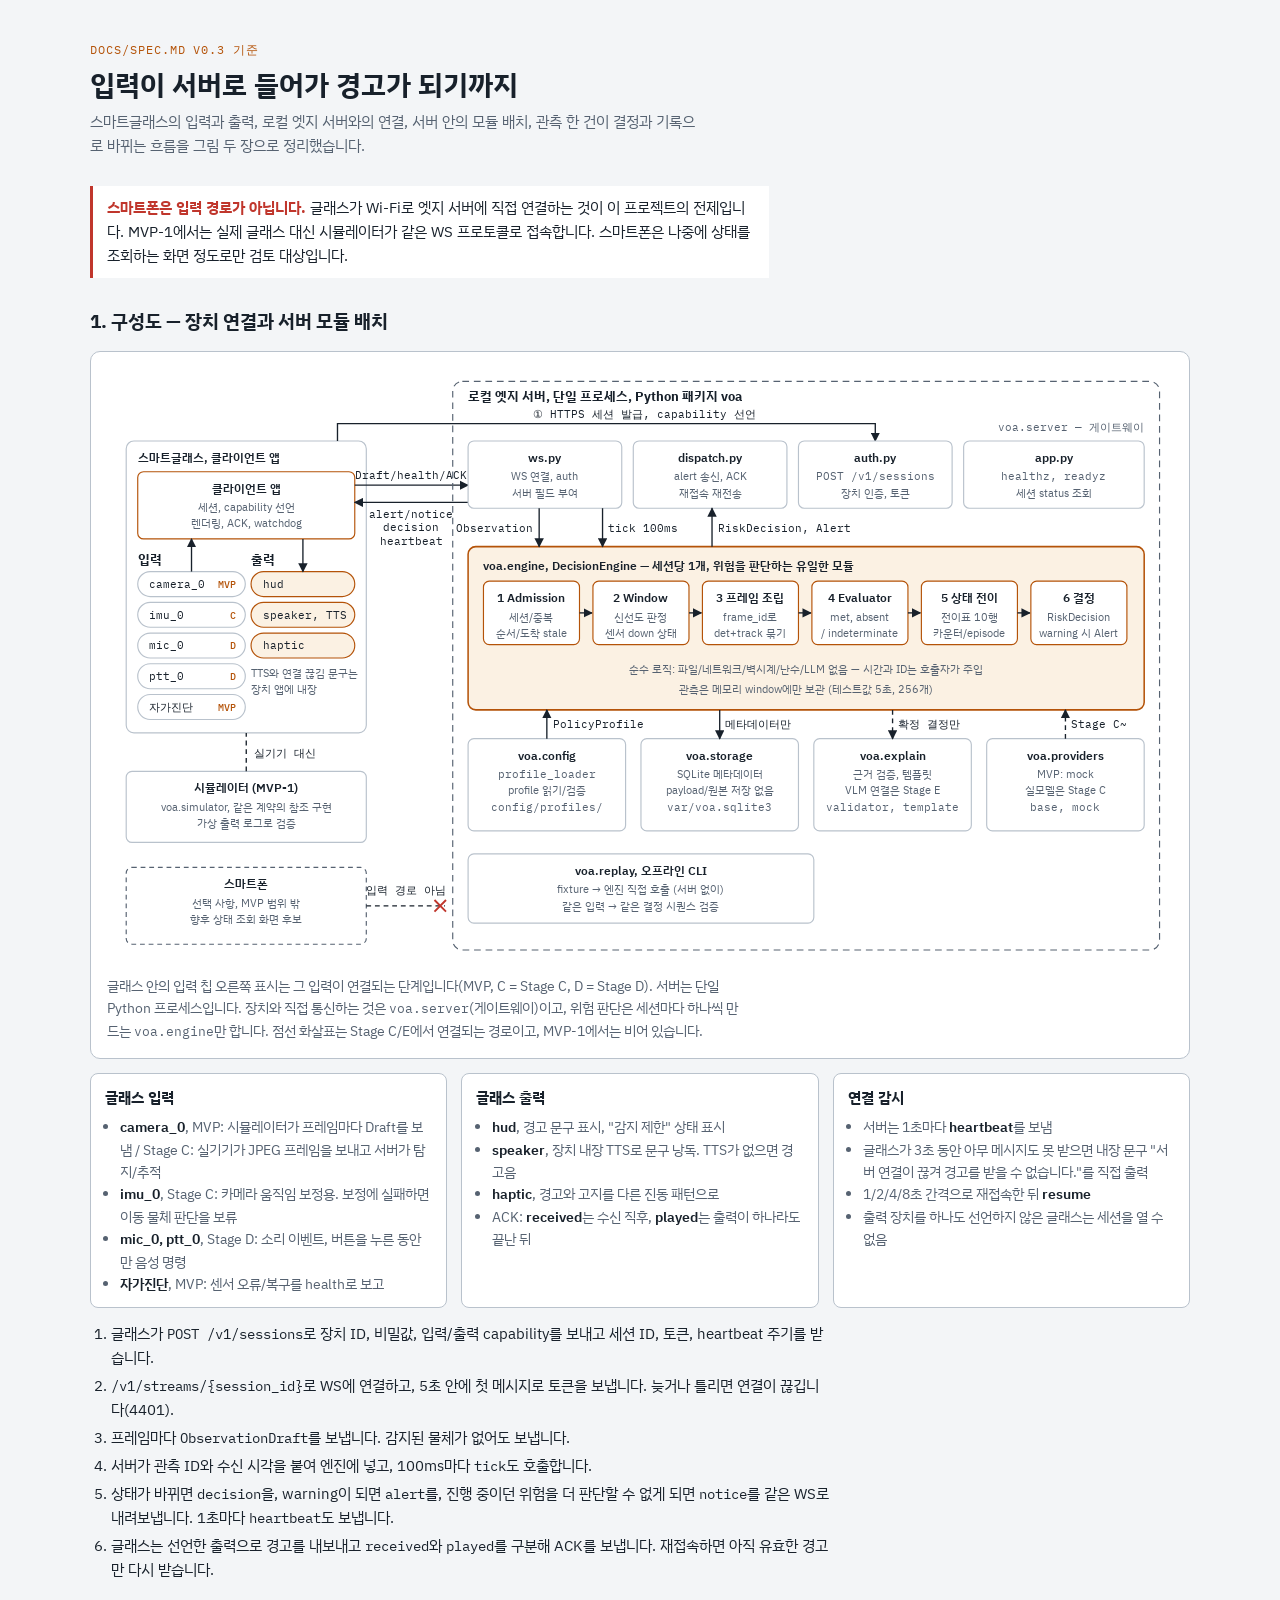
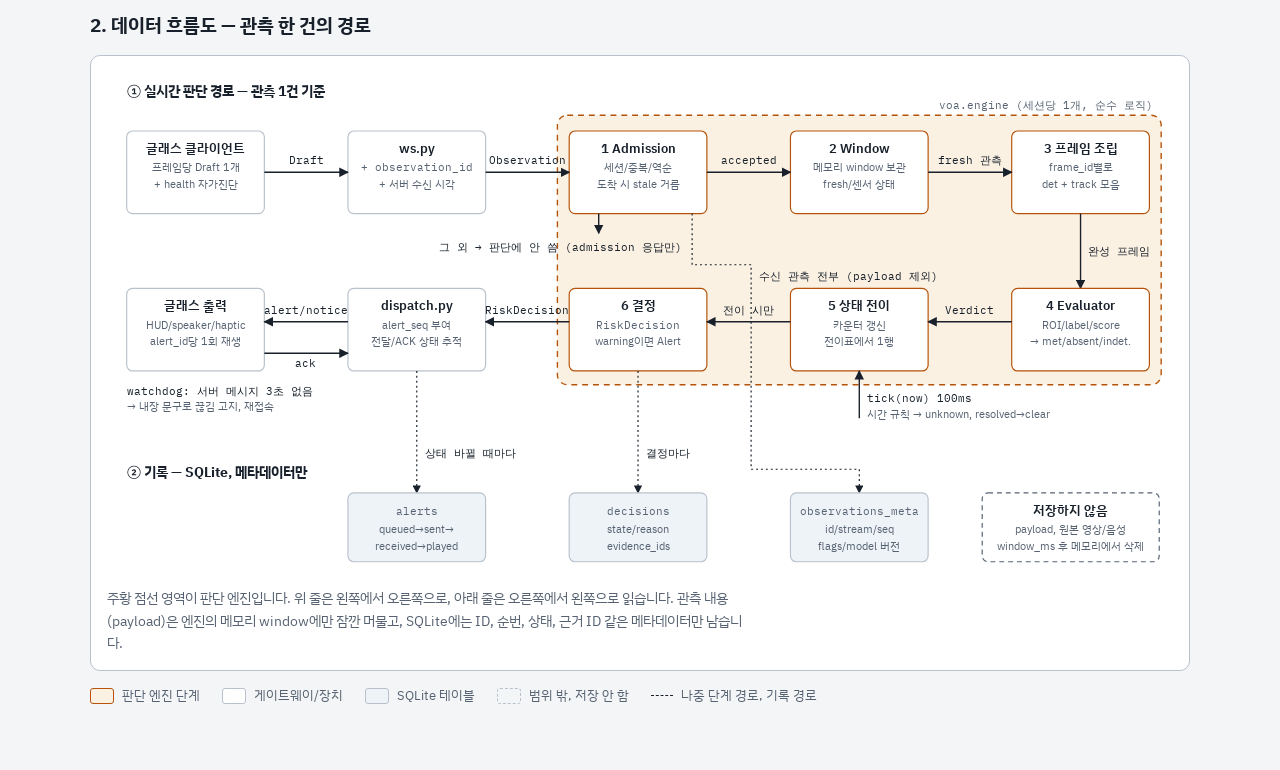
<file: docs/diagrams/architecture.html>
<!doctype html><html><head><meta charset=utf8><meta name=viewport content="width=device-width,initial-scale=1,viewport-fit=cover"><style>:root{color-scheme:light;box-sizing:border-box;padding-top:env(safe-area-inset-top,0px);padding-bottom:env(safe-area-inset-bottom,0px)}html{scroll-padding-top:env(safe-area-inset-top,0px)}body{margin:0;padding:0;font:14px -apple-system,BlinkMacSystemFont,sans-serif;background:#fff;color:#000}img{max-width:100%}[hidden]:not([hidden=until-found i]){display:none!important}</style></head><body>
<title>v-open-agent 구성도</title>
<meta name="claude:viewport-fit-sides" content="cover">
<link rel="preconnect" href="https://fonts.googleapis.com">
<link rel="preconnect" href="https://fonts.gstatic.com" crossorigin>
<link rel="stylesheet" href="https://fonts.googleapis.com/css2?family=IBM+Plex+Mono:wght@400;500&family=IBM+Plex+Sans+KR:wght@400;600;700&display=swap">
<style>
/* layout: 한 줄 기둥 — 짧은 결론 → 그림 1(구성도) → 경로 단계 → 그림 2(데이터 흐름) → 범례 */
:root{
  --bg:#f3f5f7; --surface:#ffffff; --ink:#18212b; --muted:#566271; --line:#b9c2cc;
  --accent:#b45309; --accent-soft:#fbf1e3; --warn:#c0362c; --db:#eef3f8;
  --sans:"IBM Plex Sans KR","Apple SD Gothic Neo","Malgun Gothic",system-ui,sans-serif;
  --mono:"IBM Plex Mono",ui-monospace,"SFMono-Regular",Menlo,monospace;
}
@media (prefers-color-scheme:dark){
  :root:not([data-theme="light"]){color-scheme:dark;
    --bg:#10151b; --surface:#19212a; --ink:#e4e9ee; --muted:#9aa6b3; --line:#3b4651;
    --accent:#f0a33a; --accent-soft:#2a2013; --warn:#ff7a6e; --db:#16212c;}
}
:root[data-theme="dark"]{color-scheme:dark;
  --bg:#10151b; --surface:#19212a; --ink:#e4e9ee; --muted:#9aa6b3; --line:#3b4651;
  --accent:#f0a33a; --accent-soft:#2a2013; --warn:#ff7a6e; --db:#16212c;}

body{background:var(--bg);color:var(--ink);font-family:var(--sans);font-size:15px;line-height:1.6;
  padding-left:max(16px,env(safe-area-inset-left,0px));padding-right:max(16px,env(safe-area-inset-right,0px))}
main{max-width:1100px;margin:0 auto;padding-block:40px 64px;display:flex;flex-direction:column;gap:28px}
header{display:flex;flex-direction:column;gap:8px;max-width:68ch}
.eyebrow{font-family:var(--mono);font-size:12px;letter-spacing:.08em;text-transform:uppercase;color:var(--accent)}
h1{font-size:28px;line-height:1.25;margin:0;text-wrap:balance;font-weight:700}
h2{font-size:19px;margin:0;text-wrap:balance}
p{margin:0}
.lead{color:var(--muted)}
.note{border-left:3px solid var(--warn);padding:10px 14px;background:var(--surface);max-width:72ch}
.note b{color:var(--warn)}
section{display:flex;flex-direction:column;gap:14px}
figure{margin:0;background:var(--surface);border:1px solid var(--line);border-radius:10px;padding:16px;display:flex;flex-direction:column;gap:12px}
.scroll{overflow-x:auto}
svg{display:block;width:100%;min-width:900px;height:auto;color:var(--ink)}
figcaption{color:var(--muted);font-size:14px;max-width:80ch}
code{font-family:var(--mono);font-size:.9em}
ol.steps{margin:0;padding-left:1.4em;display:flex;flex-direction:column;gap:4px;max-width:80ch}
.legend{display:flex;flex-wrap:wrap;gap:10px 22px;font-size:13px;color:var(--muted)}
.legend span{display:inline-flex;align-items:center;gap:8px}
.sw{width:22px;height:14px;border-radius:3px;border:1.5px solid var(--line);background:var(--surface)}
.sw.core{background:var(--accent-soft);border-color:var(--accent)}
.sw.db{background:var(--db)}
.sw.ghost{border-style:dashed;background:transparent}
.sw.dash{border:none;height:0;border-top:1.5px dashed var(--ink);border-radius:0}

/* SVG 내부 스타일 (페이지 토큰 사용) */
svg .box{fill:var(--surface);stroke:var(--line);stroke-width:1.2}
svg .stage{fill:var(--surface);stroke:var(--accent);stroke-width:1.2}
svg .core{fill:var(--accent-soft);stroke:var(--accent);stroke-width:1.6}
svg .corezone{fill:var(--accent-soft);stroke:var(--accent);stroke-width:1.4;stroke-dasharray:6 5}
svg .zone{fill:none;stroke:var(--muted);stroke-width:1.2;stroke-dasharray:7 5}
svg .db{fill:var(--db);stroke:var(--line);stroke-width:1.2}
svg .ghost{fill:none;stroke:var(--muted);stroke-width:1.2}
svg text{font-family:var(--sans)}
svg .h{fill:var(--ink);font-size:14px;font-weight:700}
svg .t{fill:var(--ink);font-size:13px;font-weight:600}
svg .t2{fill:var(--ink);font-size:13px;font-weight:600}
svg .s{fill:var(--muted);font-size:11px}
svg .m{fill:var(--muted);font-size:11px;font-family:var(--mono)}
svg .lbl{fill:var(--ink);font-size:11px;font-family:var(--mono)}
svg .chip{fill:var(--surface);stroke:var(--line);stroke-width:1.2}
svg .chip.out{fill:var(--accent-soft);stroke:var(--accent)}
svg .tag{fill:var(--accent);font-size:10px;font-family:var(--mono);font-weight:500}
.io{display:grid;grid-template-columns:repeat(auto-fit,minmax(260px,1fr));gap:14px}
.io div{background:var(--surface);border:1px solid var(--line);border-radius:8px;padding:12px 14px;display:flex;flex-direction:column;gap:6px}
.io h3{margin:0;font-size:15px}
.io ul{margin:0;padding-left:1.1em;font-size:14px;color:var(--muted)}
.io li b{color:var(--ink);font-weight:600}
</style>

<main>
  <header>
    <span class="eyebrow">docs/SPEC.md v0.3 기준</span>
    <h1>입력이 서버로 들어가 경고가 되기까지</h1>
    <p class="lead">스마트글래스의 입력과 출력, 로컬 엣지 서버와의 연결, 서버 안의 모듈 배치, 관측 한 건이 결정과 기록으로 바뀌는 흐름을 그림 두 장으로 정리했습니다.</p>
  </header>

  <p class="note"><b>스마트폰은 입력 경로가 아닙니다.</b> 글래스가 Wi-Fi로 엣지 서버에 직접 연결하는 것이 이 프로젝트의 전제입니다. MVP-1에서는 실제 글래스 대신 시뮬레이터가 같은 WS 프로토콜로 접속합니다. 스마트폰은 나중에 상태를 조회하는 화면 정도로만 검토 대상입니다.</p>

  <section>
    <h2>1. 구성도 — 장치 연결과 서버 모듈 배치</h2>
    <figure>
      <div class="scroll"><svg viewBox="0 0 1110 620" role="img" aria-label="스마트글래스 클라이언트 앱은 camera/IMU/mic/PTT/자가진단 입력을 Draft로 보내고, 경고를 HUD/speaker/haptic으로 출력한다. 글래스와 시뮬레이터는 Wi-Fi WS로 엣지 서버의 ws.py에 직접 접속하고, 스마트폰은 입력 경로가 아니다. 서버 안에서 ws.py가 관측을 DecisionEngine으로 넘기고, 엔진의 결정은 dispatch.py를 거쳐 장치로 돌아간다."><defs><marker id="a1" viewBox="0 0 10 10" refX="9" refY="5" markerWidth="7" markerHeight="7" orient="auto-start-reverse"><path d="M0,0 L10,5 L0,10 z" fill="currentColor"/></marker></defs><rect x="20" y="76" width="250" height="304" rx="8" class="box"/><text x="32" y="98" text-anchor="start" class="t">스마트글래스, 클라이언트 앱</text><rect x="32" y="108" width="226" height="70" rx="6" class="stage"/><text x="145.0" y="130" text-anchor="middle" class="t">클라이언트 앱</text><text x="145.0" y="149" text-anchor="middle" class="s">세션, capability 선언</text><text x="145.0" y="166" text-anchor="middle" class="s">렌더링, ACK, watchdog</text><text x="32" y="204" text-anchor="start" class="h">입력</text><rect x="32" y="212" width="112" height="26" rx="13" class="chip"/><text x="44" y="229" class="lbl">camera_0</text><text x="134" y="229" text-anchor="end" class="tag">MVP</text><rect x="32" y="244" width="112" height="26" rx="13" class="chip"/><text x="44" y="261" class="lbl">imu_0</text><text x="134" y="261" text-anchor="end" class="tag">C</text><rect x="32" y="276" width="112" height="26" rx="13" class="chip"/><text x="44" y="293" class="lbl">mic_0</text><text x="134" y="293" text-anchor="end" class="tag">D</text><rect x="32" y="308" width="112" height="26" rx="13" class="chip"/><text x="44" y="325" class="lbl">ptt_0</text><text x="134" y="325" text-anchor="end" class="tag">D</text><rect x="32" y="340" width="112" height="26" rx="13" class="chip"/><text x="44" y="357" class="lbl">자가진단</text><text x="134" y="357" text-anchor="end" class="tag">MVP</text><text x="150" y="204" text-anchor="start" class="h">출력</text><rect x="150" y="212" width="108" height="26" rx="13" class="chip out"/><text x="162" y="229" class="lbl">hud</text><rect x="150" y="244" width="108" height="26" rx="13" class="chip out"/><text x="162" y="261" class="lbl">speaker, TTS</text><rect x="150" y="276" width="108" height="26" rx="13" class="chip out"/><text x="162" y="293" class="lbl">haptic</text><text x="150" y="322" text-anchor="start" class="s">TTS와 연결 끊김 문구는</text><text x="150" y="338" text-anchor="start" class="s">장치 앱에 내장</text><polyline points="88,212 88,178" fill="none" stroke="currentColor" stroke-width="1.4" marker-end="url(#a1)"/><polyline points="204,178 204,212" fill="none" stroke="currentColor" stroke-width="1.4" marker-end="url(#a1)"/><rect x="20" y="420" width="250" height="74" rx="6" class="box"/><text x="145.0" y="442" text-anchor="middle" class="t">시뮬레이터 (MVP-1)</text><text x="145.0" y="461" text-anchor="middle" class="s">voa.simulator, 같은 계약의 참조 구현</text><text x="145.0" y="478" text-anchor="middle" class="s">가상 출력 로그로 검증</text><line x1="145" y1="420" x2="145" y2="380" stroke="currentColor" stroke-width="1.4" stroke-dasharray="5 4"/><text x="153" y="405" text-anchor="start" class="lbl">실기기 대신</text><rect x="20" y="520" width="250" height="80" rx="6" class="ghost" stroke-dasharray="5 4"/><text x="145.0" y="542" text-anchor="middle" class="t">스마트폰</text><text x="145.0" y="561" text-anchor="middle" class="s">선택 사항, MVP 범위 밖</text><text x="145.0" y="578" text-anchor="middle" class="s">향후 상태 조회 화면 후보</text><line x1="270" y1="560" x2="352" y2="560" stroke="currentColor" stroke-width="1.4" stroke-dasharray="5 4"/><path d="M341,554 L353,566 M353,554 L341,566" stroke="var(--warn)" stroke-width="2"/><text x="311" y="548" text-anchor="middle" class="lbl">입력 경로 아님</text><polyline points="240,76 240,58 800,58 800,76" fill="none" stroke="currentColor" stroke-width="1.4" marker-end="url(#a1)"/><text x="560" y="52" text-anchor="middle" class="lbl">① HTTPS 세션 발급, capability 선언</text><polyline points="258,122 376,122" fill="none" stroke="currentColor" stroke-width="1.4" marker-end="url(#a1)"/><text x="317" y="116" text-anchor="middle" class="lbl">Draft/health/ACK</text><polyline points="376,140 258,140" fill="none" stroke="currentColor" stroke-width="1.4" marker-end="url(#a1)"/><text x="317" y="156" text-anchor="middle" class="lbl">alert/notice</text><text x="317" y="170" text-anchor="middle" class="lbl">decision</text><text x="317" y="184" text-anchor="middle" class="lbl">heartbeat</text><g transform="translate(70,0)"><rect x="290" y="14" width="736" height="592" rx="10" class="zone"/><text x="306" y="34" text-anchor="start" class="h">로컬 엣지 서버, 단일 프로세스, Python 패키지 voa</text><text x="1010" y="66" text-anchor="end" class="m">voa.server — 게이트웨이</text><rect x="306" y="76" width="160" height="70" rx="6" class="box"/><text x="386.0" y="98" text-anchor="middle" class="t">ws.py</text><text x="386.0" y="117" text-anchor="middle" class="s">WS 연결, auth</text><text x="386.0" y="134" text-anchor="middle" class="s">서버 필드 부여</text><rect x="478" y="76" width="160" height="70" rx="6" class="box"/><text x="558.0" y="98" text-anchor="middle" class="t">dispatch.py</text><text x="558.0" y="117" text-anchor="middle" class="s">alert 송신, ACK</text><text x="558.0" y="134" text-anchor="middle" class="s">재접속 재전송</text><rect x="650" y="76" width="160" height="70" rx="6" class="box"/><text x="730.0" y="98" text-anchor="middle" class="t">auth.py</text><text x="730.0" y="117" text-anchor="middle" class="m">POST /v1/sessions</text><text x="730.0" y="134" text-anchor="middle" class="s">장치 인증, 토큰</text><rect x="822" y="76" width="188" height="70" rx="6" class="box"/><text x="916.0" y="98" text-anchor="middle" class="t">app.py</text><text x="916.0" y="117" text-anchor="middle" class="m">healthz, readyz</text><text x="916.0" y="134" text-anchor="middle" class="s">세션 status 조회</text><rect x="306" y="186" width="704" height="170" rx="8" class="core"/><text x="322" y="210" text-anchor="start" class="t">voa.engine, DecisionEngine — 세션당 1개, 위험을 판단하는 유일한 모듈</text><rect x="322" y="222" width="100" height="66" rx="6" class="stage"/><text x="372.0" y="244" text-anchor="middle" class="t2">1 Admission</text><text x="372.0" y="263" text-anchor="middle" class="s">세션/중복</text><text x="372.0" y="280" text-anchor="middle" class="s">순서/도착 stale</text><line x1="422" y1="255" x2="435" y2="255" stroke="currentColor" stroke-width="1.4" marker-end="url(#a1)"/><rect x="436" y="222" width="100" height="66" rx="6" class="stage"/><text x="486.0" y="244" text-anchor="middle" class="t2">2 Window</text><text x="486.0" y="263" text-anchor="middle" class="s">신선도 판정</text><text x="486.0" y="280" text-anchor="middle" class="s">센서 down 상태</text><line x1="536" y1="255" x2="549" y2="255" stroke="currentColor" stroke-width="1.4" marker-end="url(#a1)"/><rect x="550" y="222" width="100" height="66" rx="6" class="stage"/><text x="600.0" y="244" text-anchor="middle" class="t2">3 프레임 조립</text><text x="600.0" y="263" text-anchor="middle" class="s">frame_id로</text><text x="600.0" y="280" text-anchor="middle" class="s">det+track 묶기</text><line x1="650" y1="255" x2="663" y2="255" stroke="currentColor" stroke-width="1.4" marker-end="url(#a1)"/><rect x="664" y="222" width="100" height="66" rx="6" class="stage"/><text x="714.0" y="244" text-anchor="middle" class="t2">4 Evaluator</text><text x="714.0" y="263" text-anchor="middle" class="s">met, absent</text><text x="714.0" y="280" text-anchor="middle" class="s">/ indeterminate</text><line x1="764" y1="255" x2="777" y2="255" stroke="currentColor" stroke-width="1.4" marker-end="url(#a1)"/><rect x="778" y="222" width="100" height="66" rx="6" class="stage"/><text x="828.0" y="244" text-anchor="middle" class="t2">5 상태 전이</text><text x="828.0" y="263" text-anchor="middle" class="s">전이표 10행</text><text x="828.0" y="280" text-anchor="middle" class="s">카운터/episode</text><line x1="878" y1="255" x2="891" y2="255" stroke="currentColor" stroke-width="1.4" marker-end="url(#a1)"/><rect x="892" y="222" width="100" height="66" rx="6" class="stage"/><text x="942.0" y="244" text-anchor="middle" class="t2">6 결정</text><text x="942.0" y="263" text-anchor="middle" class="s">RiskDecision</text><text x="942.0" y="280" text-anchor="middle" class="s">warning 시 Alert</text><text x="658" y="318" text-anchor="middle" class="s">순수 로직: 파일/네트워크/벽시계/난수/LLM 없음 — 시간과 ID는 호출자가 주입</text><text x="658" y="338" text-anchor="middle" class="s">관측은 메모리 window에만 보관 (테스트값 5초, 256개)</text><polyline points="380,146 380,186" fill="none" stroke="currentColor" stroke-width="1.4" marker-end="url(#a1)"/><text x="374" y="171" text-anchor="end" class="lbl">Observation</text><polyline points="446,146 446,186" fill="none" stroke="currentColor" stroke-width="1.4" marker-end="url(#a1)"/><text x="452" y="171" text-anchor="start" class="lbl">tick 100ms</text><polyline points="560,186 560,146" fill="none" stroke="currentColor" stroke-width="1.4" marker-end="url(#a1)"/><text x="566" y="171" text-anchor="start" class="lbl">RiskDecision, Alert</text><rect x="306" y="386" width="164" height="96" rx="6" class="box"/><text x="388.0" y="408" text-anchor="middle" class="t">voa.config</text><text x="388.0" y="427" text-anchor="middle" class="m">profile_loader</text><text x="388.0" y="444" text-anchor="middle" class="s">profile 읽기/검증</text><text x="388.0" y="461" text-anchor="middle" class="m">config/profiles/</text><rect x="486" y="386" width="164" height="96" rx="6" class="box"/><text x="568.0" y="408" text-anchor="middle" class="t">voa.storage</text><text x="568.0" y="427" text-anchor="middle" class="s">SQLite 메타데이터</text><text x="568.0" y="444" text-anchor="middle" class="s">payload/원본 저장 없음</text><text x="568.0" y="461" text-anchor="middle" class="m">var/voa.sqlite3</text><rect x="666" y="386" width="164" height="96" rx="6" class="box"/><text x="748.0" y="408" text-anchor="middle" class="t">voa.explain</text><text x="748.0" y="427" text-anchor="middle" class="s">근거 검증, 템플릿</text><text x="748.0" y="444" text-anchor="middle" class="s">VLM 연결은 Stage E</text><text x="748.0" y="461" text-anchor="middle" class="m">validator, template</text><rect x="846" y="386" width="164" height="96" rx="6" class="box"/><text x="928.0" y="408" text-anchor="middle" class="t">voa.providers</text><text x="928.0" y="427" text-anchor="middle" class="s">MVP: mock</text><text x="928.0" y="444" text-anchor="middle" class="s">실모델은 Stage C</text><text x="928.0" y="461" text-anchor="middle" class="m">base, mock</text><polyline points="388,386 388,356" fill="none" stroke="currentColor" stroke-width="1.4" marker-end="url(#a1)"/><text x="394" y="375" text-anchor="start" class="lbl">PolicyProfile</text><polyline points="568,356 568,386" fill="none" stroke="currentColor" stroke-width="1.4" marker-end="url(#a1)"/><text x="574" y="375" text-anchor="start" class="lbl">메타데이터만</text><polyline points="748,356 748,386" fill="none" stroke="currentColor" stroke-width="1.4" stroke-dasharray="5 4" marker-end="url(#a1)"/><text x="754" y="375" text-anchor="start" class="lbl">확정 결정만</text><polyline points="928,386 928,356" fill="none" stroke="currentColor" stroke-width="1.4" stroke-dasharray="5 4" marker-end="url(#a1)"/><text x="934" y="375" text-anchor="start" class="lbl">Stage C~</text><rect x="306" y="506" width="360" height="72" rx="6" class="box"/><text x="486.0" y="528" text-anchor="middle" class="t">voa.replay, 오프라인 CLI</text><text x="486.0" y="547" text-anchor="middle" class="s">fixture → 엔진 직접 호출 (서버 없이)</text><text x="486.0" y="564" text-anchor="middle" class="s">같은 입력 → 같은 결정 시퀀스 검증</text></g></svg></div>
      <figcaption>글래스 안의 입력 칩 오른쪽 표시는 그 입력이 연결되는 단계입니다(MVP, C = Stage C, D = Stage D). 서버는 단일 Python 프로세스입니다. 장치와 직접 통신하는 것은 <code>voa.server</code>(게이트웨이)이고, 위험 판단은 세션마다 하나씩 만드는 <code>voa.engine</code>만 합니다. 점선 화살표는 Stage C/E에서 연결되는 경로이고, MVP-1에서는 비어 있습니다.</figcaption>
    </figure>
    <div class="io">
      <div><h3>글래스 입력</h3><ul>
        <li><b>camera_0</b>, MVP: 시뮬레이터가 프레임마다 Draft를 보냄 / Stage C: 실기기가 JPEG 프레임을 보내고 서버가 탐지/추적</li>
        <li><b>imu_0</b>, Stage C: 카메라 움직임 보정용. 보정에 실패하면 이동 물체 판단을 보류</li>
        <li><b>mic_0, ptt_0</b>, Stage D: 소리 이벤트, 버튼을 누른 동안만 음성 명령</li>
        <li><b>자가진단</b>, MVP: 센서 오류/복구를 health로 보고</li></ul></div>
      <div><h3>글래스 출력</h3><ul>
        <li><b>hud</b>, 경고 문구 표시, "감지 제한" 상태 표시</li>
        <li><b>speaker</b>, 장치 내장 TTS로 문구 낭독. TTS가 없으면 경고음</li>
        <li><b>haptic</b>, 경고와 고지를 다른 진동 패턴으로</li>
        <li>ACK: <b>received</b>는 수신 직후, <b>played</b>는 출력이 하나라도 끝난 뒤</li></ul></div>
      <div><h3>연결 감시</h3><ul>
        <li>서버는 1초마다 <b>heartbeat</b>를 보냄</li>
        <li>글래스가 3초 동안 아무 메시지도 못 받으면 내장 문구 "서버 연결이 끊겨 경고를 받을 수 없습니다."를 직접 출력</li>
        <li>1/2/4/8초 간격으로 재접속한 뒤 <b>resume</b></li>
        <li>출력 장치를 하나도 선언하지 않은 글래스는 세션을 열 수 없음</li></ul></div>
    </div>
    <ol class="steps">
      <li>글래스가 <code>POST /v1/sessions</code>로 장치 ID, 비밀값, 입력/출력 capability를 보내고 세션 ID, 토큰, heartbeat 주기를 받습니다.</li>
      <li><code>/v1/streams/{session_id}</code>로 WS에 연결하고, 5초 안에 첫 메시지로 토큰을 보냅니다. 늦거나 틀리면 연결이 끊깁니다(4401).</li>
      <li>프레임마다 <code>ObservationDraft</code>를 보냅니다. 감지된 물체가 없어도 보냅니다.</li>
      <li>서버가 관측 ID와 수신 시각을 붙여 엔진에 넣고, 100ms마다 <code>tick</code>도 호출합니다.</li>
      <li>상태가 바뀌면 <code>decision</code>을, warning이 되면 <code>alert</code>를, 진행 중이던 위험을 더 판단할 수 없게 되면 <code>notice</code>를 같은 WS로 내려보냅니다. 1초마다 <code>heartbeat</code>도 보냅니다.</li>
      <li>글래스는 선언한 출력으로 경고를 내보내고 <code>received</code>와 <code>played</code>를 구분해 ACK를 보냅니다. 재접속하면 아직 유효한 경고만 다시 받습니다.</li>
    </ol>
  </section>

  <section>
    <h2>2. 데이터 흐름도 — 관측 한 건의 경로</h2>
    <figure>
      <div class="scroll"><svg viewBox="0 0 1084 512" role="img" aria-label="관측은 장치에서 Draft로 나와 ws.py에서 Observation이 되고, 엔진의 Admission, Window, 프레임 조립, Evaluator, 상태 전이를 거쳐 RiskDecision이 된다. dispatch.py가 alert를 장치로 보내고 ACK를 추적한다. SQLite에는 관측 메타데이터, 결정, alert 상태만 기록되고 payload와 원본 미디어는 저장되지 않는다."><defs><marker id="a2" viewBox="0 0 10 10" refX="9" refY="5" markerWidth="7" markerHeight="7" orient="auto-start-reverse"><path d="M0,0 L10,5 L0,10 z" fill="currentColor"/></marker></defs><text x="20" y="24" text-anchor="start" class="h">① 실시간 판단 경로 — 관측 1건 기준</text><rect x="458" y="44" width="614" height="274" rx="10" class="corezone"/><text x="1064" y="38" text-anchor="end" class="m">voa.engine (세션당 1개, 순수 로직)</text><rect x="20" y="60" width="140" height="84" rx="6" class="box"/><text x="90.0" y="82" text-anchor="middle" class="t2">글래스 클라이언트</text><text x="90.0" y="101" text-anchor="middle" class="s">프레임당 Draft 1개</text><text x="90.0" y="118" text-anchor="middle" class="s">+ health 자가진단</text><rect x="245" y="60" width="140" height="84" rx="6" class="box"/><text x="315.0" y="82" text-anchor="middle" class="t2">ws.py</text><text x="315.0" y="101" text-anchor="middle" class="m">+ observation_id</text><text x="315.0" y="118" text-anchor="middle" class="s">+ 서버 수신 시각</text><rect x="470" y="60" width="140" height="84" rx="6" class="stage"/><text x="540.0" y="82" text-anchor="middle" class="t2">1 Admission</text><text x="540.0" y="101" text-anchor="middle" class="s">세션/중복/역순</text><text x="540.0" y="118" text-anchor="middle" class="s">도착 시 stale 거름</text><rect x="695" y="60" width="140" height="84" rx="6" class="stage"/><text x="765.0" y="82" text-anchor="middle" class="t2">2 Window</text><text x="765.0" y="101" text-anchor="middle" class="s">메모리 window 보관</text><text x="765.0" y="118" text-anchor="middle" class="s">fresh/센서 상태</text><rect x="920" y="60" width="140" height="84" rx="6" class="stage"/><text x="990.0" y="82" text-anchor="middle" class="t2">3 프레임 조립</text><text x="990.0" y="101" text-anchor="middle" class="s">frame_id별로</text><text x="990.0" y="118" text-anchor="middle" class="s">det + track 모음</text><polyline points="160,102 245,102" fill="none" stroke="currentColor" stroke-width="1.4" marker-end="url(#a2)"/><text x="202.5" y="94" text-anchor="middle" class="lbl">Draft</text><polyline points="385,102 470,102" fill="none" stroke="currentColor" stroke-width="1.4" marker-end="url(#a2)"/><text x="427.5" y="94" text-anchor="middle" class="lbl">Observation</text><polyline points="610,102 695,102" fill="none" stroke="currentColor" stroke-width="1.4" marker-end="url(#a2)"/><text x="652.5" y="94" text-anchor="middle" class="lbl">accepted</text><polyline points="835,102 920,102" fill="none" stroke="currentColor" stroke-width="1.4" marker-end="url(#a2)"/><text x="877.5" y="94" text-anchor="middle" class="lbl">fresh 관측</text><polyline points="990,144 990,220" fill="none" stroke="currentColor" stroke-width="1.4" marker-end="url(#a2)"/><text x="998" y="186" text-anchor="start" class="lbl">완성 프레임</text><rect x="920" y="220" width="140" height="84" rx="6" class="stage"/><text x="990.0" y="242" text-anchor="middle" class="t2">4 Evaluator</text><text x="990.0" y="261" text-anchor="middle" class="s">ROI/label/score</text><text x="990.0" y="278" text-anchor="middle" class="s">→ met/absent/indet.</text><rect x="695" y="220" width="140" height="84" rx="6" class="stage"/><text x="765.0" y="242" text-anchor="middle" class="t2">5 상태 전이</text><text x="765.0" y="261" text-anchor="middle" class="s">카운터 갱신</text><text x="765.0" y="278" text-anchor="middle" class="s">전이표에서 1행</text><rect x="470" y="220" width="140" height="84" rx="6" class="stage"/><text x="540.0" y="242" text-anchor="middle" class="t2">6 결정</text><text x="540.0" y="261" text-anchor="middle" class="m">RiskDecision</text><text x="540.0" y="278" text-anchor="middle" class="s">warning이면 Alert</text><rect x="245" y="220" width="140" height="84" rx="6" class="box"/><text x="315.0" y="242" text-anchor="middle" class="t2">dispatch.py</text><text x="315.0" y="261" text-anchor="middle" class="s">alert_seq 부여</text><text x="315.0" y="278" text-anchor="middle" class="s">전달/ACK 상태 추적</text><rect x="20" y="220" width="140" height="84" rx="6" class="box"/><text x="90.0" y="242" text-anchor="middle" class="t2">글래스 출력</text><text x="90.0" y="261" text-anchor="middle" class="s">HUD/speaker/haptic</text><text x="90.0" y="278" text-anchor="middle" class="s">alert_id당 1회 재생</text><polyline points="920,254 835,254" fill="none" stroke="currentColor" stroke-width="1.4" marker-end="url(#a2)"/><text x="877.5" y="246" text-anchor="middle" class="lbl">Verdict</text><polyline points="695,254 610,254" fill="none" stroke="currentColor" stroke-width="1.4" marker-end="url(#a2)"/><text x="652.5" y="246" text-anchor="middle" class="lbl">전이 시만</text><polyline points="470,254 385,254" fill="none" stroke="currentColor" stroke-width="1.4" marker-end="url(#a2)"/><text x="427.5" y="246" text-anchor="middle" class="lbl">RiskDecision</text><polyline points="245,254 160,254" fill="none" stroke="currentColor" stroke-width="1.4" marker-end="url(#a2)"/><text x="202.5" y="246" text-anchor="middle" class="lbl">alert/notice</text><polyline points="160,286 245,286" fill="none" stroke="currentColor" stroke-width="1.4" marker-end="url(#a2)"/><text x="202" y="300" text-anchor="middle" class="lbl">ack</text><text x="20" y="328" text-anchor="start" class="lbl">watchdog: 서버 메시지 3초 없음</text><text x="20" y="344" text-anchor="start" class="s">→ 내장 문구로 끊김 고지, 재접속</text><polyline points="500,144 500,164" fill="none" stroke="currentColor" stroke-width="1.4" marker-end="url(#a2)"/><text x="585" y="182" text-anchor="end" class="lbl">그 외 → 판단에 안 씀 (admission 응답만)</text><polyline points="765,352 765,304" fill="none" stroke="currentColor" stroke-width="1.4" marker-end="url(#a2)"/><text x="773" y="336" text-anchor="start" class="lbl">tick(now) 100ms</text><text x="773" y="352" text-anchor="start" class="s">시간 규칙 → unknown, resolved→clear</text><text x="20" y="412" text-anchor="start" class="h">② 기록 — SQLite, 메타데이터만</text><polyline points="595,144 595,196 655,196 655,404 765,404 765,428" fill="none" stroke="currentColor" stroke-width="1.2" stroke-dasharray="2 3" marker-end="url(#a2)"/><text x="663" y="212" text-anchor="start" class="lbl">수신 관측 전부 (payload 제외)</text><line x1="540" y1="304" x2="540" y2="428" stroke="currentColor" stroke-width="1.2" stroke-dasharray="2 3" marker-end="url(#a2)"/><text x="548" y="392" text-anchor="start" class="lbl">결정마다</text><line x1="315" y1="304" x2="315" y2="428" stroke="currentColor" stroke-width="1.2" stroke-dasharray="2 3" marker-end="url(#a2)"/><text x="323" y="392" text-anchor="start" class="lbl">상태 바뀔 때마다</text><rect x="245" y="428" width="140" height="70" rx="6" class="db"/><text x="315.0" y="450" text-anchor="middle" class="m">alerts</text><text x="315.0" y="469" text-anchor="middle" class="s">queued→sent→</text><text x="315.0" y="486" text-anchor="middle" class="s">received→played</text><rect x="470" y="428" width="140" height="70" rx="6" class="db"/><text x="540.0" y="450" text-anchor="middle" class="m">decisions</text><text x="540.0" y="469" text-anchor="middle" class="s">state/reason</text><text x="540.0" y="486" text-anchor="middle" class="s">evidence_ids</text><rect x="695" y="428" width="140" height="70" rx="6" class="db"/><text x="765.0" y="450" text-anchor="middle" class="m">observations_meta</text><text x="765.0" y="469" text-anchor="middle" class="s">id/stream/seq</text><text x="765.0" y="486" text-anchor="middle" class="s">flags/model 버전</text><rect x="890" y="428" width="180" height="70" rx="6" class="ghost" stroke-dasharray="5 4"/><text x="980.0" y="450" text-anchor="middle" class="t2">저장하지 않음</text><text x="980.0" y="469" text-anchor="middle" class="s">payload, 원본 영상/음성</text><text x="980.0" y="486" text-anchor="middle" class="s">window_ms 후 메모리에서 삭제</text></svg></div>
      <figcaption>주황 점선 영역이 판단 엔진입니다. 위 줄은 왼쪽에서 오른쪽으로, 아래 줄은 오른쪽에서 왼쪽으로 읽습니다. 관측 내용(payload)은 엔진의 메모리 window에만 잠깐 머물고, SQLite에는 ID, 순번, 상태, 근거 ID 같은 메타데이터만 남습니다.</figcaption>
    </figure>
    <div class="legend" aria-label="범례">
      <span><i class="sw core"></i>판단 엔진 단계</span>
      <span><i class="sw"></i>게이트웨이/장치</span>
      <span><i class="sw db"></i>SQLite 테이블</span>
      <span><i class="sw ghost"></i>범위 밖, 저장 안 함</span>
      <span><i class="sw dash"></i>나중 단계 경로, 기록 경로</span>
    </div>
  </section>
</main>

</body></html>
</file>
